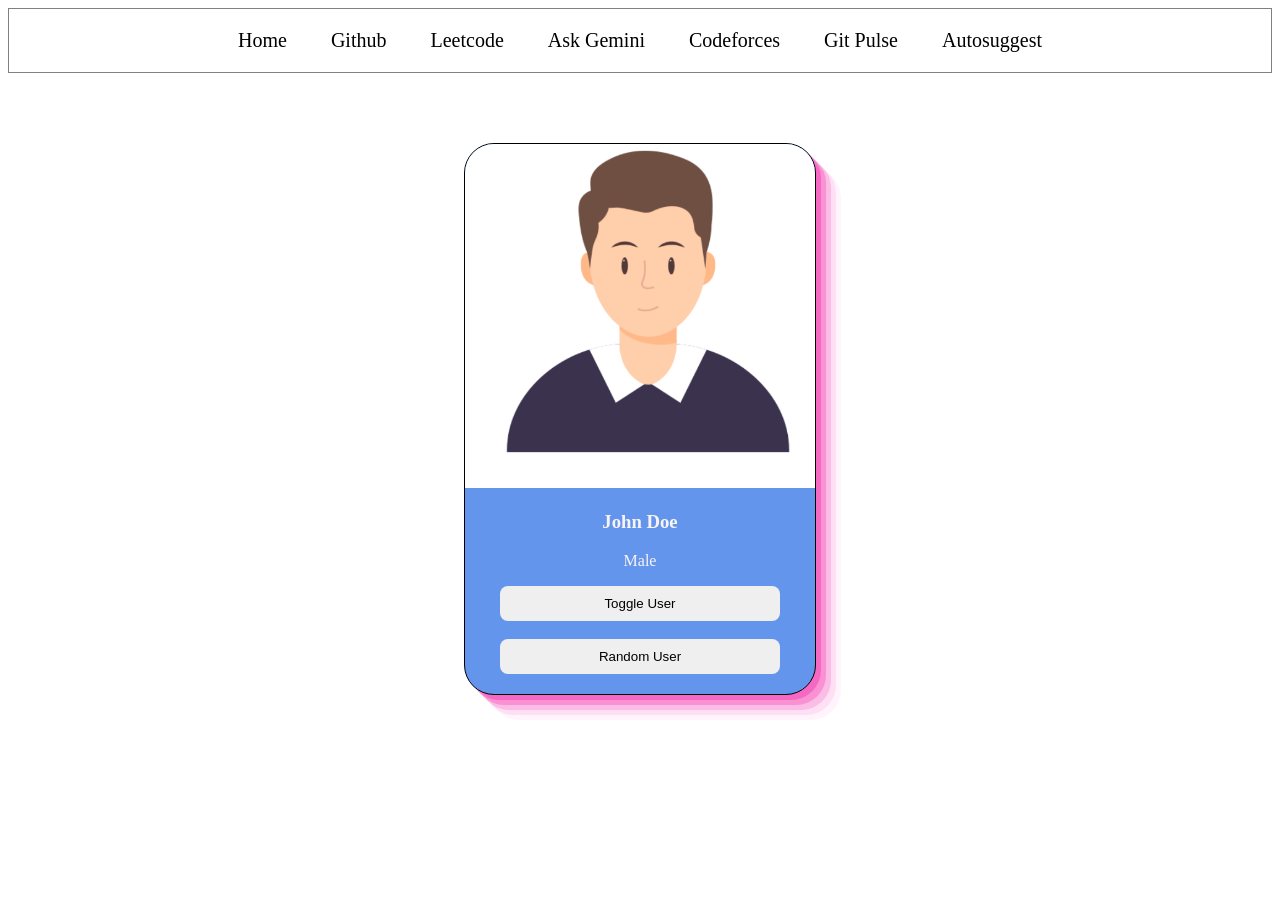
<file: target/classes/static/index.html>
<!DOCTYPE html>
<html lang="en">
<head>
    <meta charset="UTF-8">
    <meta name="viewport" content="width=device-width, initial-scale=1.0">
    <title>Auto Suggest</title>
    <link rel="stylesheet" href="index.css">
</head>
<body>
    <!-- <h1>Hello World!</h1> -->
    <div class="navbar">
        <a href="">Home</a>
        <a href="https://github.com/" target="_blank">Github</a>
        <a href="leetcode-stats.html" target="_blank">Leetcode</a>
        <a href="ask-gemini.html" target="_blank">Ask Gemini</a>
        <a href="codeforces-stats.html" target=""_blank>Codeforces</a>
        <a href="gitpulse.html" target="_blank">Git Pulse</a>
        <a href="Autosuggest.html">Autosuggest</a>

     </div>
     <div class="card">
        <img id="user-image" src="john.png" alt="image not found">
        <h3 id="user-name">John Doe</h3>
        <p id="user-gender">Male</p>

        <button onclick="toggleUser()" >Toggle User</button>
        <br>
        <br>
        <button onclick="randomUser()"> Random User</button>
     </div>
    <script src="index.js"></script>
    </body>
</html>
</file>
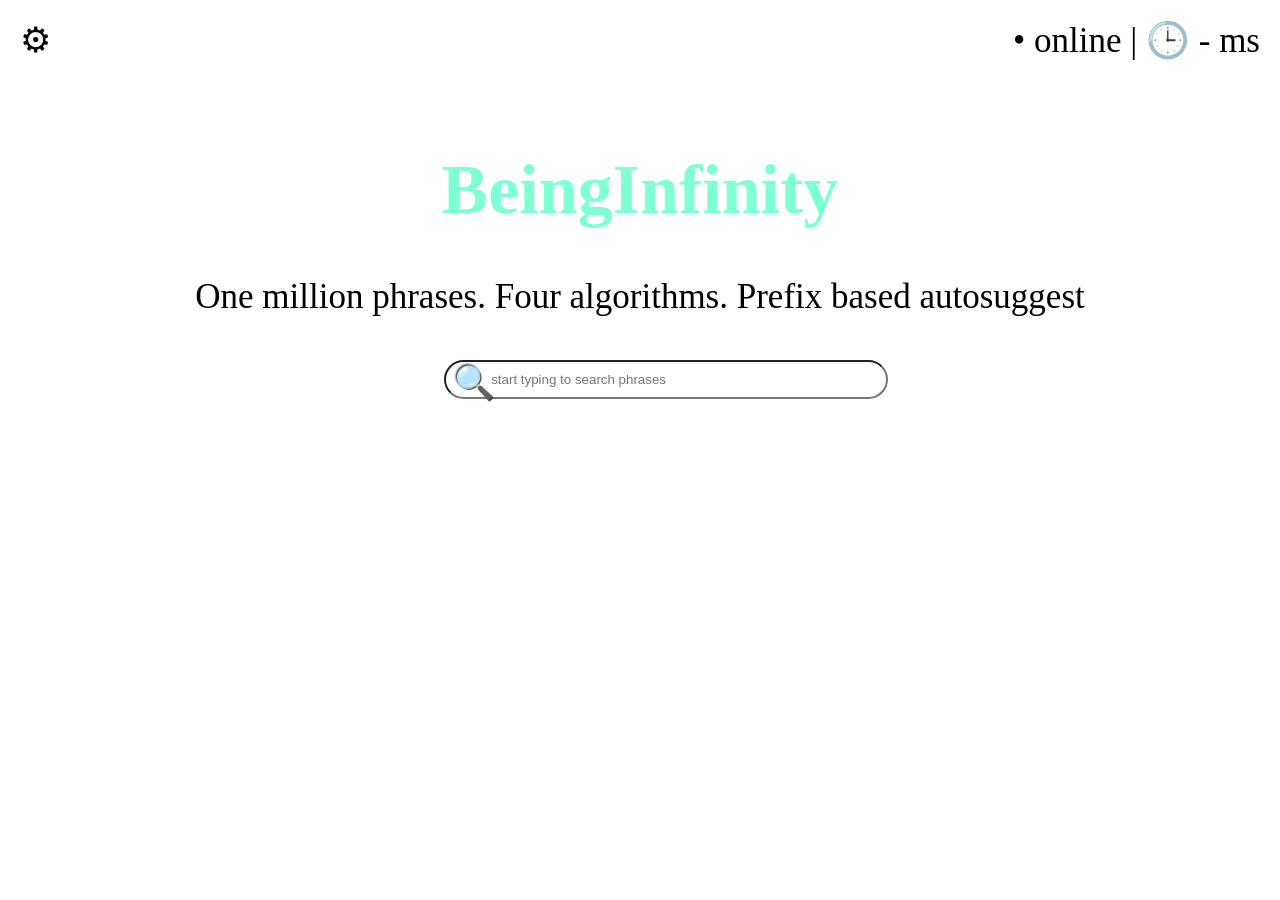
<file: target/classes/static/Autosuggest.html>
<!DOCTYPE html>
<html lang="en">
<head>
    <meta charset="UTF-8">
    <meta name="viewport" content="width=device-width, initial-scale=1.0">
    <title>Document</title>
    <style>
        body{
            text-align: center;
            font-size: 35px;
            
        }

        .gear{
            position:fixed;
            left: 20px;
            top:20px;
        }
        .pill{
            position:fixed;
            right:20px;
            top:20px;
        }

        .logo{
            margin-top: 150px;
            color: aquamarine;
        }

        input[type="text"]{
            left: 200px;
            width:400px;
        }

        .searchbox{
            padding-top: 10px;
            padding-bottom: 10px;
            padding-left: 30px;
            padding-right: 10px;

            border-radius:20px;
            width:50%;
        }

        .lens{
            position:relative;
            left:60px;
            top:10px;
        }

    </style>
</head>
<body>
    <span class="gear"> &#x2699; </span>
    <span class = "pill"> &#x2022; online | &#x1F552; - ms</span>
    <h1 class="logo">BeingInfinity</h1>
    <p>One million phrases. Four algorithms. Prefix based autosuggest</p>
    <span class="lens"> &#128269; </span>
    <input class="searchbox" type="text" placeholder = "    start typing to search phrases">
</body>
</html>
</file>
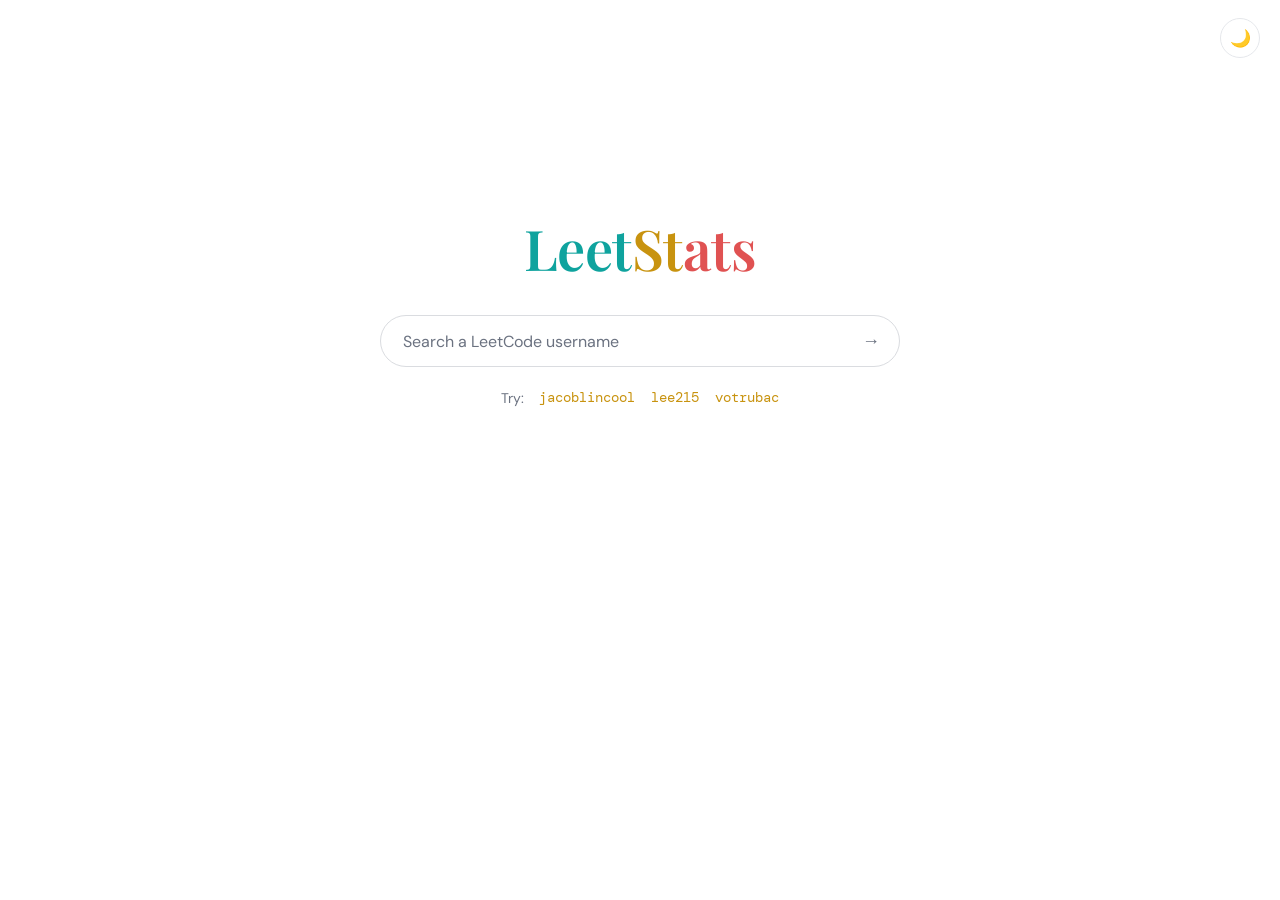
<file: target/classes/static/leetcode-stats.html>
<!DOCTYPE html>
<html lang="en" data-theme="light">
<head>
<meta charset="UTF-8">
<meta name="viewport" content="width=device-width, initial-scale=1.0">
<title>LeetStats</title>
<link rel="preconnect" href="https://fonts.googleapis.com">
<link rel="preconnect" href="https://fonts.gstatic.com" crossorigin>
<link href="https://fonts.googleapis.com/css2?family=Playfair+Display:wght@600&family=DM+Sans:wght@400;500;700&family=DM+Mono:wght@400;500&display=swap" rel="stylesheet">
<style>
  :root, [data-theme="light"] {
    --bg: #ffffff;
    --text: #1f2328;
    --muted: #6b7280;
    --line: #e5e7eb;
    --surface: #ffffff;
    --input-border: #dadce0;
    --input-shadow: rgba(32, 33, 36, 0.12);
    --track: #f0f1f3;
    --easy: #0fa39e;
    --medium: #c8930f;
    --hard: #e05252;
    --accent: #c8930f;
    --card-shadow: 0 1px 3px rgba(32, 33, 36, 0.08), 0 8px 28px rgba(32, 33, 36, 0.06);
  }
  [data-theme="dark"] {
    --bg: #0a0b0d;
    --text: #e9e7e2;
    --muted: #8b8f98;
    --line: rgba(255, 255, 255, 0.09);
    --surface: #121418;
    --input-border: rgba(255, 255, 255, 0.14);
    --input-shadow: rgba(0, 0, 0, 0.5);
    --track: rgba(255, 255, 255, 0.08);
    --easy: #3ddad7;
    --medium: #e3b341;
    --hard: #ff6b6b;
    --accent: #e3b341;
    --card-shadow: 0 20px 50px rgba(0, 0, 0, 0.45);
  }

  * { margin: 0; padding: 0; box-sizing: border-box; }

  html, body { height: 100%; }

  body {
    background: var(--bg);
    color: var(--text);
    font-family: "DM Sans", system-ui, sans-serif;
    display: flex;
    flex-direction: column;
    align-items: center;
    transition: background 0.25s, color 0.25s;
  }

  /* theme toggle, top right */
  .theme-toggle {
    position: fixed;
    top: 18px;
    right: 20px;
    width: 40px;
    height: 40px;
    border-radius: 50%;
    border: 1px solid var(--line);
    background: var(--surface);
    color: var(--text);
    font-size: 17px;
    cursor: pointer;
    display: flex;
    align-items: center;
    justify-content: center;
    transition: background 0.25s, border-color 0.25s, transform 0.15s;
    z-index: 10;
  }
  .theme-toggle:hover { transform: scale(1.06); }
  .theme-toggle:focus-visible { outline: 2px solid var(--accent); outline-offset: 2px; }

  main {
    width: 100%;
    max-width: 640px;
    padding: 0 24px 64px;
    display: flex;
    flex-direction: column;
    align-items: center;
    /* Google-style: sits a bit above vertical center when idle */
    margin-top: clamp(96px, 24vh, 210px);
    transition: margin-top 0.45s cubic-bezier(0.3, 0.8, 0.3, 1);
  }
  body.has-result main { margin-top: 72px; }

  .wordmark {
    font-family: "Playfair Display", serif;
    font-weight: 600;
    font-size: clamp(40px, 8vw, 56px);
    letter-spacing: -0.01em;
    margin-bottom: 30px;
    user-select: none;
  }
  .wordmark .l { color: var(--easy); }
  .wordmark .e { color: var(--medium); }
  .wordmark .t { color: var(--hard); }

  /* search */
  .search {
    width: 100%;
    max-width: 520px;
    display: flex;
    align-items: center;
    gap: 12px;
    background: var(--surface);
    border: 1px solid var(--input-border);
    border-radius: 999px;
    padding: 0 8px 0 22px;
    height: 52px;
    transition: box-shadow 0.2s, border-color 0.2s, background 0.25s;
  }
  .search:focus-within {
    box-shadow: 0 2px 10px var(--input-shadow);
    border-color: transparent;
  }
  [data-theme="dark"] .search:focus-within { border-color: var(--accent); box-shadow: none; }

  .search input {
    flex: 1;
    min-width: 0;
    border: none;
    outline: none;
    background: transparent;
    color: var(--text);
    font-family: "DM Mono", monospace;
    font-size: 16px;
  }
  .search input::placeholder { color: var(--muted); font-family: "DM Sans", sans-serif; }

  .search button {
    border: none;
    background: transparent;
    color: var(--muted);
    font-size: 18px;
    width: 40px;
    height: 40px;
    border-radius: 50%;
    cursor: pointer;
    display: flex;
    align-items: center;
    justify-content: center;
    transition: color 0.15s, background 0.15s;
  }
  .search button:hover { color: var(--accent); background: var(--track); }
  .search button:focus-visible { outline: 2px solid var(--accent); outline-offset: 1px; }
  .search button:disabled { opacity: 0.45; cursor: wait; }

  .try {
    margin-top: 20px;
    font-size: 14px;
    color: var(--muted);
    display: flex;
    gap: 14px;
    align-items: center;
    flex-wrap: wrap;
    justify-content: center;
  }
  .try button {
    background: none;
    border: none;
    padding: 2px 1px;
    color: var(--accent);
    font-family: "DM Mono", monospace;
    font-size: 13.5px;
    cursor: pointer;
    border-bottom: 1px dashed transparent;
    transition: border-color 0.15s;
  }
  .try button:hover { border-bottom-color: var(--accent); }
  .try button:focus-visible { outline: 2px solid var(--accent); outline-offset: 2px; }

  /* states */
  .loader {
    margin-top: 52px;
    width: 34px; height: 34px;
    border: 3px solid var(--track);
    border-top-color: var(--accent);
    border-radius: 50%;
    animation: spin 0.8s linear infinite;
  }
  @keyframes spin { to { transform: rotate(360deg); } }

  .error {
    margin-top: 44px;
    text-align: center;
    color: var(--muted);
    font-size: 14.5px;
    line-height: 1.6;
    max-width: 420px;
  }
  .error b { color: var(--hard); font-weight: 700; display: block; margin-bottom: 4px; }

  /* card */
  .card {
    width: 100%;
    margin-top: 44px;
    background: var(--surface);
    border: 1px solid var(--line);
    border-radius: 18px;
    padding: 30px 34px;
    box-shadow: var(--card-shadow);
    animation: rise 0.45s cubic-bezier(0.2, 0.7, 0.3, 1) both;
    transition: background 0.25s, border-color 0.25s;
  }
  @keyframes rise {
    from { opacity: 0; transform: translateY(14px); }
    to   { opacity: 1; transform: translateY(0); }
  }

  .card-head {
    display: flex;
    justify-content: space-between;
    align-items: baseline;
    gap: 10px;
    flex-wrap: wrap;
    margin-bottom: 26px;
  }
  .card-head a {
    font-family: "Playfair Display", serif;
    font-size: 23px;
    font-weight: 600;
    color: var(--text);
    text-decoration: none;
  }
  .card-head a:hover { color: var(--accent); }
  .card-head .rank {
    font-family: "DM Mono", monospace;
    font-size: 13px;
    color: var(--muted);
  }
  .card-head .rank b { color: var(--accent); font-weight: 500; }

  .card-body {
    display: grid;
    grid-template-columns: 168px 1fr;
    gap: 34px;
    align-items: center;
  }

  .ring-wrap { position: relative; width: 168px; height: 168px; margin: 0 auto; }
  .ring-wrap svg { transform: rotate(-90deg); display: block; }
  .ring-track { fill: none; stroke: var(--track); stroke-width: 9; }
  .ring-fill {
    fill: none;
    stroke: var(--accent);
    stroke-width: 9;
    stroke-linecap: round;
    transition: stroke-dashoffset 1.1s cubic-bezier(0.3, 0.8, 0.3, 1), stroke 0.25s;
  }
  .ring-center {
    position: absolute; inset: 0;
    display: flex; flex-direction: column;
    align-items: center; justify-content: center;
  }
  .ring-center .big {
    font-family: "DM Mono", monospace;
    font-size: 36px;
    line-height: 1;
  }
  .ring-center .small {
    color: var(--muted);
    font-size: 11.5px;
    margin-top: 6px;
    letter-spacing: 0.06em;
    text-transform: uppercase;
  }

  .bars { display: flex; flex-direction: column; gap: 18px; }
  .bar-top {
    display: flex;
    justify-content: space-between;
    align-items: baseline;
    margin-bottom: 7px;
  }
  .bar-top .label {
    font-size: 12.5px;
    font-weight: 700;
    letter-spacing: 0.09em;
    text-transform: uppercase;
  }
  .bar-top .nums {
    font-family: "DM Mono", monospace;
    font-size: 13px;
    color: var(--muted);
  }
  .bar-top .nums b { color: var(--text); font-weight: 500; }
  .bar-track { height: 7px; border-radius: 99px; background: var(--track); overflow: hidden; }
  .bar-fill { height: 100%; width: 0; border-radius: 99px; transition: width 1.1s cubic-bezier(0.3, 0.8, 0.3, 1); }
  .easy   .label { color: var(--easy); }   .easy   .bar-fill { background: var(--easy); }
  .medium .label { color: var(--medium); } .medium .bar-fill { background: var(--medium); }
  .hard   .label { color: var(--hard); }   .hard   .bar-fill { background: var(--hard); }

  .hidden { display: none !important; }

  @media (max-width: 540px) {
    .card { padding: 24px 20px; }
    .card-body { grid-template-columns: 1fr; gap: 26px; }
  }

  @media (prefers-reduced-motion: reduce) {
    * { animation: none !important; transition: none !important; }
  }
</style>
</head>
<body>
  <button class="theme-toggle" id="theme-toggle" aria-label="Switch theme" title="Switch theme">🌙</button>

  <main>
    <h1 class="wordmark"><span class="l">Leet</span><span class="e">St</span><span class="t">ats</span></h1>

    <div class="search">
      <input id="username" type="text" placeholder="Search a LeetCode username" autocomplete="off" spellcheck="false" aria-label="LeetCode username">
      <button id="go" aria-label="Fetch stats" title="Fetch stats">→</button>
    </div>

    <div class="try">
      <span>Try:</span>
      <button data-u="jacoblincool">jacoblincool</button>
      <button data-u="lee215">lee215</button>
      <button data-u="votrubac">votrubac</button>
    </div>

    <div id="loading" class="loader hidden" role="status" aria-label="Loading"></div>

    <div id="error" class="error hidden" role="alert">
      <b>Couldn't fetch that profile</b>
      <span id="error-msg"></span>
    </div>

    <section id="card" class="card hidden" aria-live="polite">
      <div class="card-head">
        <a id="profile-link" href="#" target="_blank" rel="noopener"></a>
        <span class="rank">Rank <b id="ranking">—</b></span>
      </div>
      <div class="card-body">
        <div class="ring-wrap">
          <svg width="168" height="168" viewBox="0 0 168 168" aria-hidden="true">
            <circle class="ring-track" cx="84" cy="84" r="74"></circle>
            <circle class="ring-fill" id="ring" cx="84" cy="84" r="74"></circle>
          </svg>
          <div class="ring-center">
            <div class="big" id="total-solved">0</div>
            <div class="small" id="total-label">solved</div>
          </div>
        </div>
        <div class="bars">
          <div class="bar-row easy">
            <div class="bar-top"><span class="label">Easy</span>
              <span class="nums"><b id="easy-solved">0</b> / <span id="easy-total">0</span></span></div>
            <div class="bar-track"><div class="bar-fill" id="easy-bar"></div></div>
          </div>
          <div class="bar-row medium">
            <div class="bar-top"><span class="label">Medium</span>
              <span class="nums"><b id="medium-solved">0</b> / <span id="medium-total">0</span></span></div>
            <div class="bar-track"><div class="bar-fill" id="medium-bar"></div></div>
          </div>
          <div class="bar-row hard">
            <div class="bar-top"><span class="label">Hard</span>
              <span class="nums"><b id="hard-solved">0</b> / <span id="hard-total">0</span></span></div>
            <div class="bar-track"><div class="bar-fill" id="hard-bar"></div></div>
          </div>
        </div>
      </div>
    </section>
  </main>

<script>
(function () {
  "use strict";

  /* ---------- theme ---------- */
  var root = document.documentElement;
  var toggle = document.getElementById("theme-toggle");
  var prefersDark = window.matchMedia("(prefers-color-scheme: dark)").matches;
  setTheme(prefersDark ? "dark" : "light");

  function setTheme(t) {
    root.setAttribute("data-theme", t);
    toggle.textContent = t === "dark" ? "☀️" : "🌙";
  }
  toggle.addEventListener("click", function () {
    setTheme(root.getAttribute("data-theme") === "dark" ? "light" : "dark");
  });

  /* ---------- elements ---------- */
  var input = document.getElementById("username");
  var goBtn = document.getElementById("go");
  var loadingEl = document.getElementById("loading");
  var errorEl = document.getElementById("error");
  var errorMsg = document.getElementById("error-msg");
  var cardEl = document.getElementById("card");

  var RING_R = 74;
  var RING_C = 2 * Math.PI * RING_R;
  var ring = document.getElementById("ring");
  ring.setAttribute("stroke-dasharray", RING_C);
  ring.setAttribute("stroke-dashoffset", RING_C);

  /* ---------- data sources (tried in order) ---------- */
  var SOURCES = [
    {
      url: function (u) { return "https://leetcode-api-faisalshohag.vercel.app/" + encodeURIComponent(u); },
      parse: function (d) {
        if (!d || d.errors || d.totalSolved === undefined) return null;
        return pick(d);
      }
    },
    {
      url: function (u) { return "https://alfa-leetcode-api.onrender.com/userProfile/" + encodeURIComponent(u); },
      parse: function (d) {
        if (!d || d.errors || d.totalSolved === undefined) return null;
        return pick(d);
      }
    },
    {
      url: function (u) { return "https://leetcode-stats-api.herokuapp.com/" + encodeURIComponent(u); },
      parse: function (d) {
        if (!d || d.status !== "success") return null;
        return pick(d);
      }
    }
  ];

  function pick(d) {
    return {
      totalSolved: d.totalSolved, totalQuestions: d.totalQuestions,
      easySolved: d.easySolved, totalEasy: d.totalEasy,
      mediumSolved: d.mediumSolved, totalMedium: d.totalMedium,
      hardSolved: d.hardSolved, totalHard: d.totalHard,
      ranking: d.ranking
    };
  }

  function fetchWithTimeout(url, ms) {
    var ctrl = new AbortController();
    var t = setTimeout(function () { ctrl.abort(); }, ms);
    return fetch(url, { signal: ctrl.signal })
      .then(function (r) { return r.json(); })
      .finally(function () { clearTimeout(t); });
  }

  function fetchStats(username) {
    var i = 0;
    function tryNext() {
      if (i >= SOURCES.length) return Promise.reject(new Error("all sources failed"));
      var src = SOURCES[i++];
      return fetchWithTimeout(src.url(username), 12000)
        .then(function (json) {
          var parsed = src.parse(json);
          return parsed || tryNext();
        })
        .catch(function () { return tryNext(); });
    }
    return tryNext();
  }

  /* ---------- rendering ---------- */
  function fmt(n) {
    if (n === null || n === undefined || isNaN(n)) return "—";
    return Number(n).toLocaleString("en-US");
  }

  function countUp(el, target, ms) {
    var reduce = window.matchMedia("(prefers-reduced-motion: reduce)").matches;
    if (reduce || !target) { el.textContent = fmt(target || 0); return; }
    var start = performance.now();
    (function step(now) {
      var p = Math.min(((now || performance.now()) - start) / ms, 1);
      var eased = 1 - Math.pow(1 - p, 3);
      el.textContent = fmt(Math.round(target * eased));
      if (p < 1) requestAnimationFrame(step);
    })();
  }

  function setBar(id, solved, total) {
    var pct = total > 0 ? (solved / total) * 100 : 0;
    document.getElementById(id).style.width = Math.max(pct, solved > 0 ? 2 : 0) + "%";
  }

  function render(username, s) {
    var link = document.getElementById("profile-link");
    link.textContent = username;
    link.href = "https://leetcode.com/u/" + encodeURIComponent(username) + "/";

    document.getElementById("ranking").textContent = "#" + fmt(s.ranking);
    document.getElementById("total-label").textContent = "of " + fmt(s.totalQuestions);
    document.getElementById("easy-solved").textContent = fmt(s.easySolved);
    document.getElementById("easy-total").textContent = fmt(s.totalEasy);
    document.getElementById("medium-solved").textContent = fmt(s.mediumSolved);
    document.getElementById("medium-total").textContent = fmt(s.totalMedium);
    document.getElementById("hard-solved").textContent = fmt(s.hardSolved);
    document.getElementById("hard-total").textContent = fmt(s.totalHard);

    document.body.classList.add("has-result");
    cardEl.classList.remove("hidden");

    requestAnimationFrame(function () {
      requestAnimationFrame(function () {
        countUp(document.getElementById("total-solved"), s.totalSolved, 1100);
        var pct = s.totalQuestions > 0 ? s.totalSolved / s.totalQuestions : 0;
        ring.setAttribute("stroke-dashoffset", RING_C * (1 - pct));
        setBar("easy-bar", s.easySolved, s.totalEasy);
        setBar("medium-bar", s.mediumSolved, s.totalMedium);
        setBar("hard-bar", s.hardSolved, s.totalHard);
      });
    });
  }

  function resetCard() {
    ring.setAttribute("stroke-dashoffset", RING_C);
    ["easy-bar", "medium-bar", "hard-bar"].forEach(function (id) {
      document.getElementById(id).style.width = "0";
    });
    document.getElementById("total-solved").textContent = "0";
  }

  /* ---------- flow ---------- */
  var busy = false;

  function lookup(username) {
    username = (username || "").trim();
    if (!username || busy) return;
    busy = true;

    input.value = username;
    goBtn.disabled = true;
    errorEl.classList.add("hidden");
    cardEl.classList.add("hidden");
    resetCard();
    loadingEl.classList.remove("hidden");

    fetchStats(username)
      .then(function (stats) {
        loadingEl.classList.add("hidden");
        render(username, stats);
      })
      .catch(function () {
        loadingEl.classList.add("hidden");
        errorMsg.textContent = 'No stats found for "' + username +
          '". Check the spelling, or the public stats APIs may be briefly busy — try again in a moment.';
        errorEl.classList.remove("hidden");
      })
      .finally(function () {
        goBtn.disabled = false;
        busy = false;
      });
  }

  goBtn.addEventListener("click", function () { lookup(input.value); });
  input.addEventListener("keydown", function (e) { if (e.key === "Enter") lookup(input.value); });
  document.querySelectorAll(".try button").forEach(function (b) {
    b.addEventListener("click", function () { lookup(b.dataset.u); });
  });
})();
</script>
</body>
</html>
</file>
<file: target/classes/static/index.css>
body{
    color:rgb(249, 244, 244);

}

h1 {
    color: red;
    background:linear-gradient(90deg,#ff512f,#dd2476,#24c6dc);
    -webkit-background-clip:text;
    color:transparent;
}

.navbar{
    border-style: solid;
    border-width: 1px;
    border-color: gray;
    padding: 20px;
    text-align: center;
}
.navbar a{
    padding: 20px;
    text-decoration: none;
    color: black;
    font-size: 20px;
}
.navbar a:hover{
    color:rgb(244, 243, 243);
    background-color: rgb(239, 17, 187);
}
.card{
    border:1px solid rgb(0, 0, 0);
    width: 350px;
    border-radius: 30px;
    text-align:center;
    margin-left: auto;
    margin-right: auto;
    overflow:hidden;    
    margin-top: 70px;
    padding-bottom: 20px;
    transition:.4s;
    background-color: cornflowerblue;
    .card{
    animation: float 4s ease-in-out infinite;
}
@keyframes float{
    0%{
        transform:translateY(0);
    }
    50%{
        transform:translateY(-12px);
    }
    100%{
        transform:translateY(0);
    }
}
    box-shadow: rgba(240, 46, 170, 0.4) 5px 5px, rgba(240, 46, 170, 0.3) 10px 10px, rgba(240, 46, 170, 0.2) 15px 15px, rgba(240, 46, 170, 0.1) 20px 20px, rgba(240, 46, 170, 0.05) 25px 25px;
}
.card img{
    width:100%;
}
.card button{
    border-style: none;
    padding: 10px;
    width: 80%;
    border-radius: 8px;
}
*{
    transition: all 0.3s ease;
    scroll-behavior: smooth;
}
.card:hover{
    transform: translateY(-10px);
    box-shadow:0 20px 40px rgba(0,0,0,.3);
}
CSS for search-suggestions: 

        .search-suggestions {
            width: 80%;
            margin: 8px 0 0;
            border-radius: 16px;
            box-shadow: 0 4px 12px rgba(0, 0, 0, 0.06);
            overflow: hidden;
            text-align: left;
            margin: 0px auto;
        }
        .suggestion {
            padding: 10px 14px;
            border-bottom: 1px solid #f2f2f2;
            font-size: 14px;
        }
</file>
